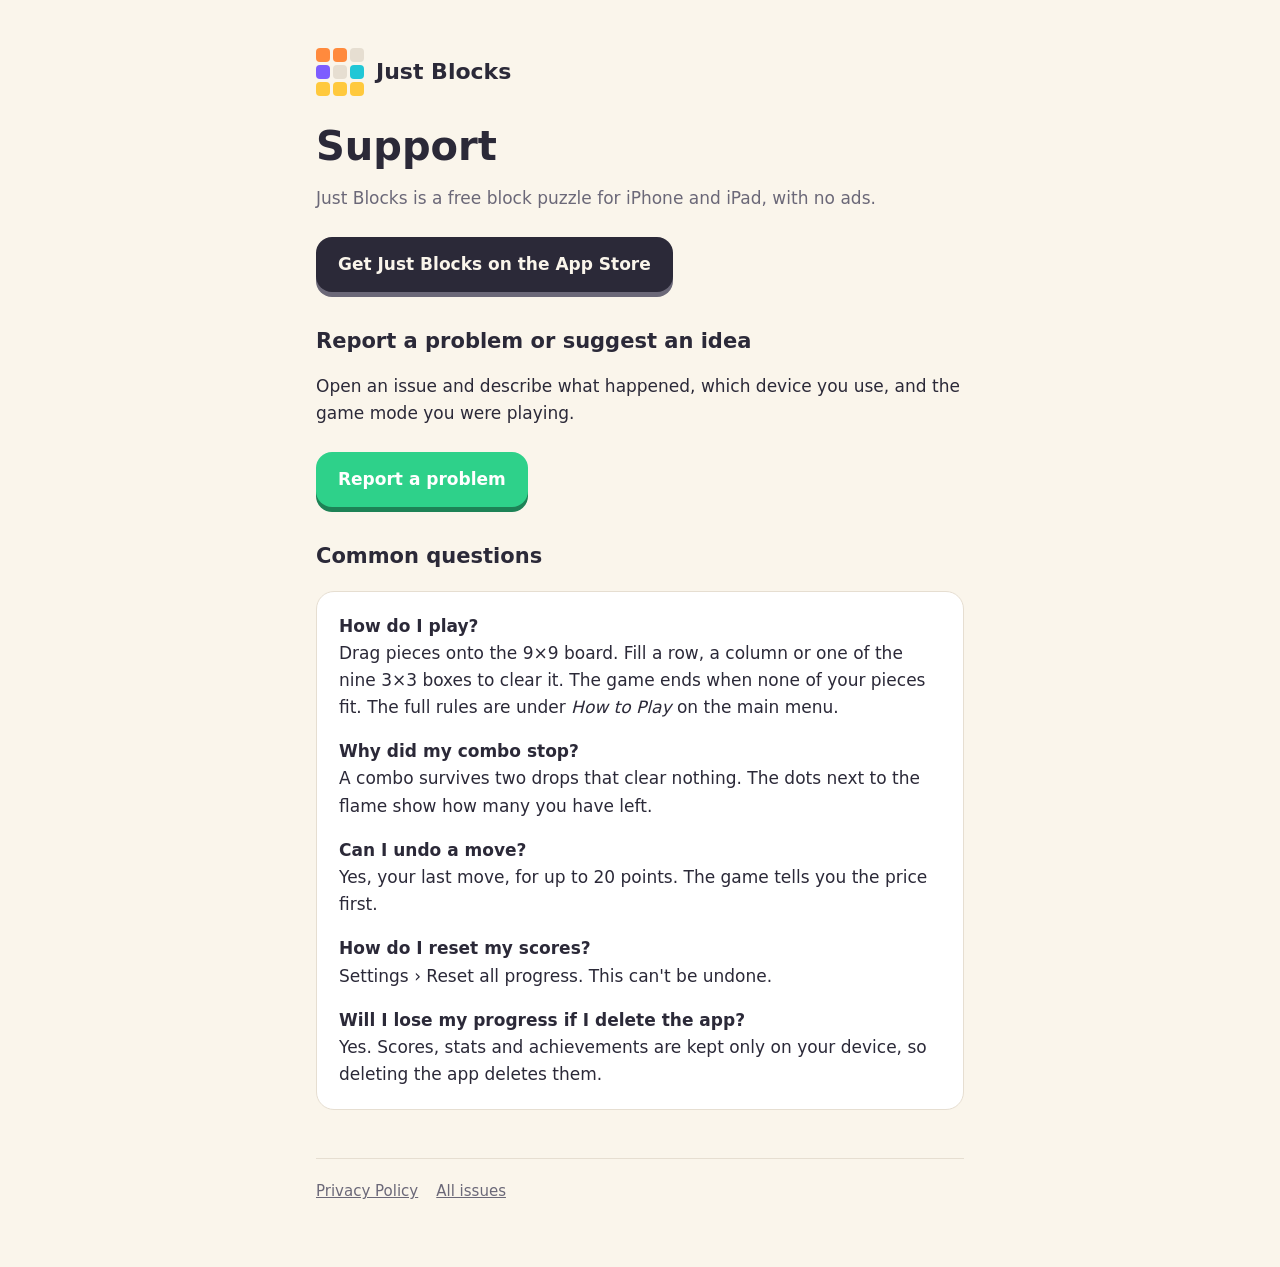
<file: index.html>
<!doctype html>
<html lang="en"><head><meta charset="utf-8"><meta name="viewport" content="width=device-width, initial-scale=1">
<title>Just Blocks Support</title><meta name="description" content="Help and contact for the Just Blocks puzzle game."><link rel="stylesheet" href="style.css"></head>
<body><main>
<div class="brand"><div class="logo" aria-hidden="true"><span class="o"></span><span class="o"></span><span></span><span class="p"></span><span></span><span class="t"></span><span class="y"></span><span class="y"></span><span class="y"></span></div><b>Just Blocks</b></div>
<h1>Support</h1>
<p class="muted">Just Blocks is a free block puzzle for iPhone and iPad, with no ads.</p>
<a class="btn store" href="https://apps.apple.com/app/id6811601097">Get Just Blocks on the App Store</a>

<h2>Report a problem or suggest an idea</h2>
<p>Open an issue and describe what happened, which device you use, and the game mode you were playing.</p>
<a class="btn" href="https://github.com/Cobra86/blocks-app/issues/new">Report a problem</a>

<h2>Common questions</h2>
<div class="card">
<p><b>How do I play?</b><br>Drag pieces onto the 9×9 board. Fill a row, a column or one of the nine 3×3 boxes to clear it. The game ends when none of your pieces fit. The full rules are under <i>How to Play</i> on the main menu.</p>
<p><b>Why did my combo stop?</b><br>A combo survives two drops that clear nothing. The dots next to the flame show how many you have left.</p>
<p><b>Can I undo a move?</b><br>Yes, your last move, for up to 20 points. The game tells you the price first.</p>
<p><b>How do I reset my scores?</b><br>Settings › Reset all progress. This can't be undone.</p>
<p><b>Will I lose my progress if I delete the app?</b><br>Yes. Scores, stats and achievements are kept only on your device, so deleting the app deletes them.</p>
</div>

<nav><a href="privacy.html">Privacy Policy</a><a href="https://github.com/Cobra86/blocks-app/issues">All issues</a></nav>
</main></body></html>
</file>
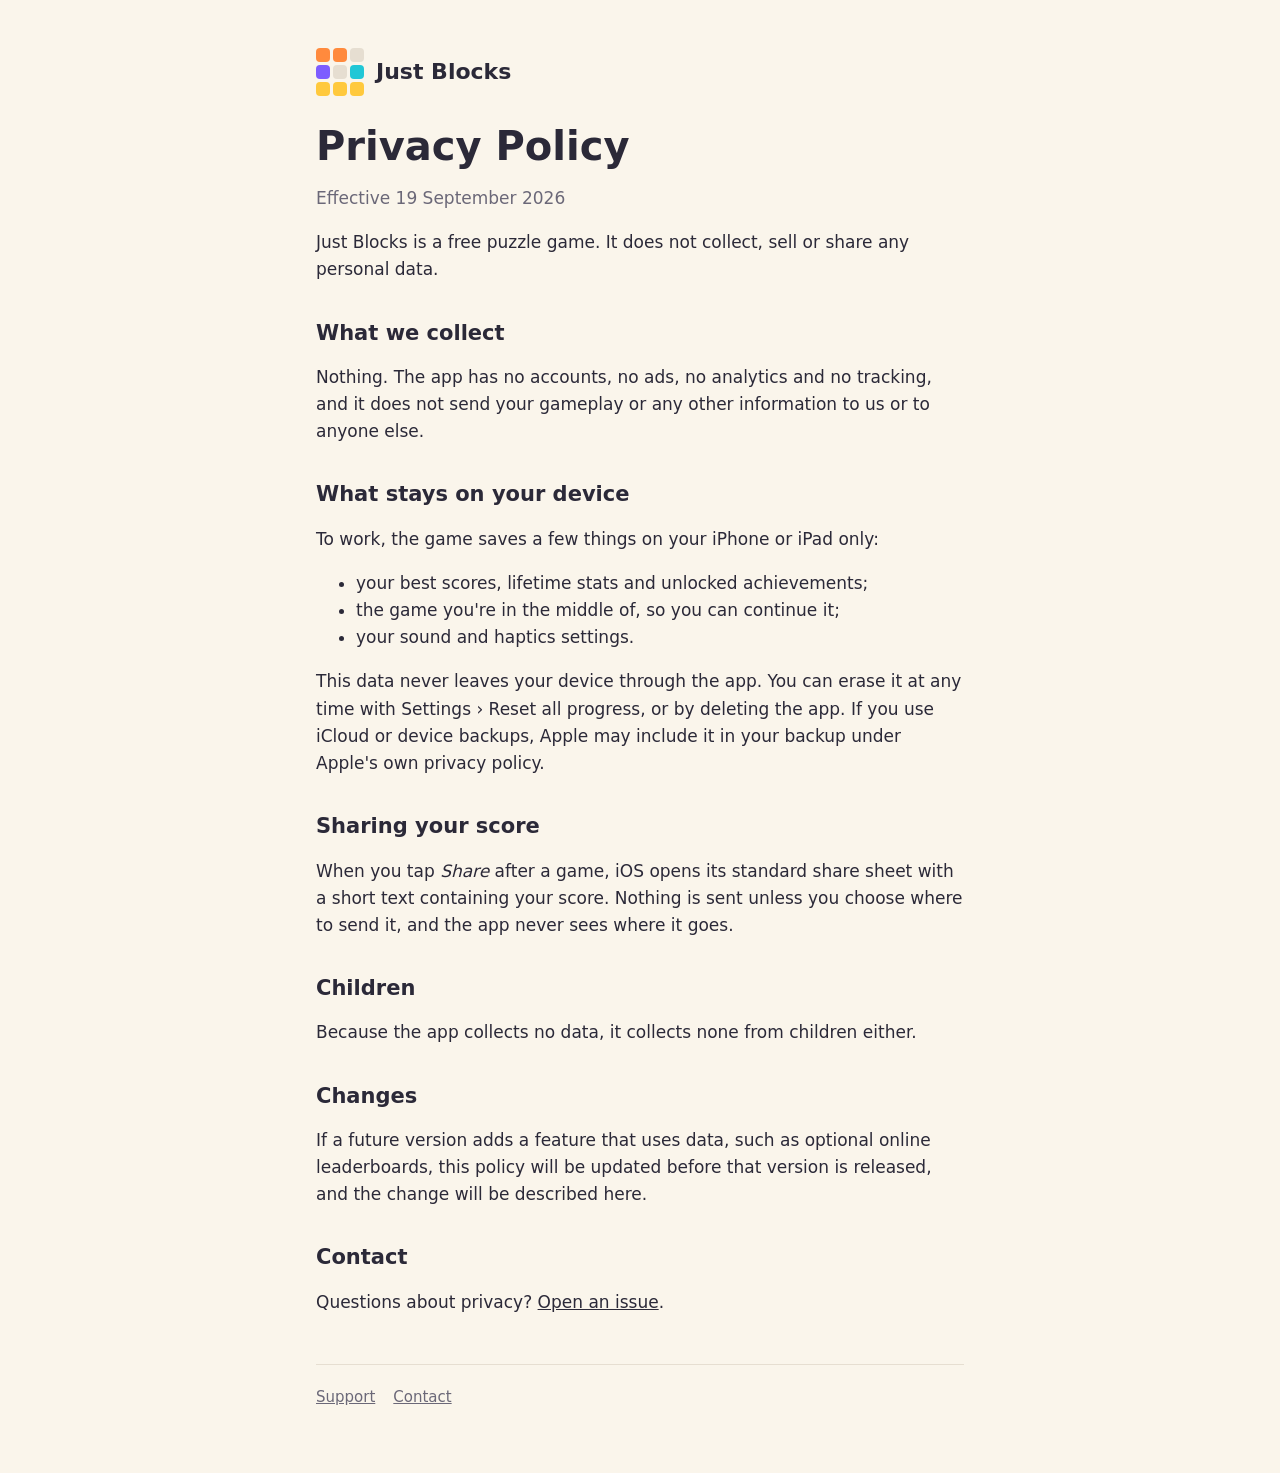
<file: privacy.html>
<!doctype html>
<html lang="en"><head><meta charset="utf-8"><meta name="viewport" content="width=device-width, initial-scale=1">
<title>Just Blocks Privacy Policy</title><meta name="description" content="What the Just Blocks game does and doesn't do with your data."><link rel="stylesheet" href="style.css"></head>
<body><main>
<div class="brand"><div class="logo" aria-hidden="true"><span class="o"></span><span class="o"></span><span></span><span class="p"></span><span></span><span class="t"></span><span class="y"></span><span class="y"></span><span class="y"></span></div><b>Just Blocks</b></div>
<h1>Privacy Policy</h1>
<p class="muted">Effective 19 September 2026</p>

<p>Just Blocks is a free puzzle game. It does not collect, sell or share any personal data.</p>

<h2>What we collect</h2>
<p>Nothing. The app has no accounts, no ads, no analytics and no tracking, and it does not send your gameplay or any other information to us or to anyone else.</p>

<h2>What stays on your device</h2>
<p>To work, the game saves a few things on your iPhone or iPad only:</p>
<ul>
<li>your best scores, lifetime stats and unlocked achievements;</li>
<li>the game you're in the middle of, so you can continue it;</li>
<li>your sound and haptics settings.</li>
</ul>
<p>This data never leaves your device through the app. You can erase it at any time with Settings › Reset all progress, or by deleting the app. If you use iCloud or device backups, Apple may include it in your backup under Apple's own privacy policy.</p>

<h2>Sharing your score</h2>
<p>When you tap <i>Share</i> after a game, iOS opens its standard share sheet with a short text containing your score. Nothing is sent unless you choose where to send it, and the app never sees where it goes.</p>

<h2>Children</h2>
<p>Because the app collects no data, it collects none from children either.</p>

<h2>Changes</h2>
<p>If a future version adds a feature that uses data, such as optional online leaderboards, this policy will be updated before that version is released, and the change will be described here.</p>

<h2>Contact</h2>
<p>Questions about privacy? <a href="https://github.com/Cobra86/blocks-app/issues/new">Open an issue</a>.</p>

<nav><a href="./">Support</a><a href="https://github.com/Cobra86/blocks-app/issues">Contact</a></nav>
</main></body></html>
</file>
<file: style.css>
:root { --paper:#FAF5EB; --card:#FFFFFF; --ink:#2B2938; --muted:#6B6878; --line:#E6DED1; --green:#2ED18A; --green-edge:#1D8256; }
@media (prefers-color-scheme: dark) { :root { --paper:#1B1A22; --card:#25232E; --ink:#F2EDE3; --muted:#A8A4B3; --line:#3A3746; } }
* { box-sizing: border-box; }
body { margin:0; background:var(--paper); color:var(--ink); font:17px/1.6 -apple-system, BlinkMacSystemFont, "SF Pro Text", system-ui, sans-serif; }
main { max-width:680px; margin:0 auto; padding:48px 16px 64px; }
.brand { display:flex; align-items:center; gap:12px; margin-bottom:28px; }
.logo { display:grid; grid-template-columns:repeat(3,14px); gap:3px; }
.logo span { width:14px; height:14px; border-radius:4px; background:var(--line); }
.logo .o{background:#FF8A3D}.logo .p{background:#7D5CFF}.logo .t{background:#21C7D6}.logo .y{background:#FFC93D}
.brand b { font:800 22px/1 ui-rounded, "SF Pro Rounded", system-ui, sans-serif; }
h1 { font:900 40px/1.1 ui-rounded, "SF Pro Rounded", system-ui, sans-serif; margin:0 0 8px; }
h2 { font:800 21px/1.3 ui-rounded, "SF Pro Rounded", system-ui, sans-serif; margin:36px 0 8px; }
p, li { color:var(--ink); } .muted { color:var(--muted); }
.card { background:var(--card); border:1px solid var(--line); border-radius:18px; padding:4px 22px; margin-top:20px; }
.btn { display:inline-block; margin-top:8px; padding:14px 22px; border-radius:16px; background:var(--green); color:#fff; font-weight:800; text-decoration:none; box-shadow:0 5px 0 var(--green-edge); }
.btn.store { background:var(--ink); color:var(--paper); box-shadow:0 5px 0 var(--muted); }
a { color:inherit; }
nav { margin-top:48px; padding-top:20px; border-top:1px solid var(--line); font-size:15px; }
nav a { margin-right:18px; color:var(--muted); }
</file>
